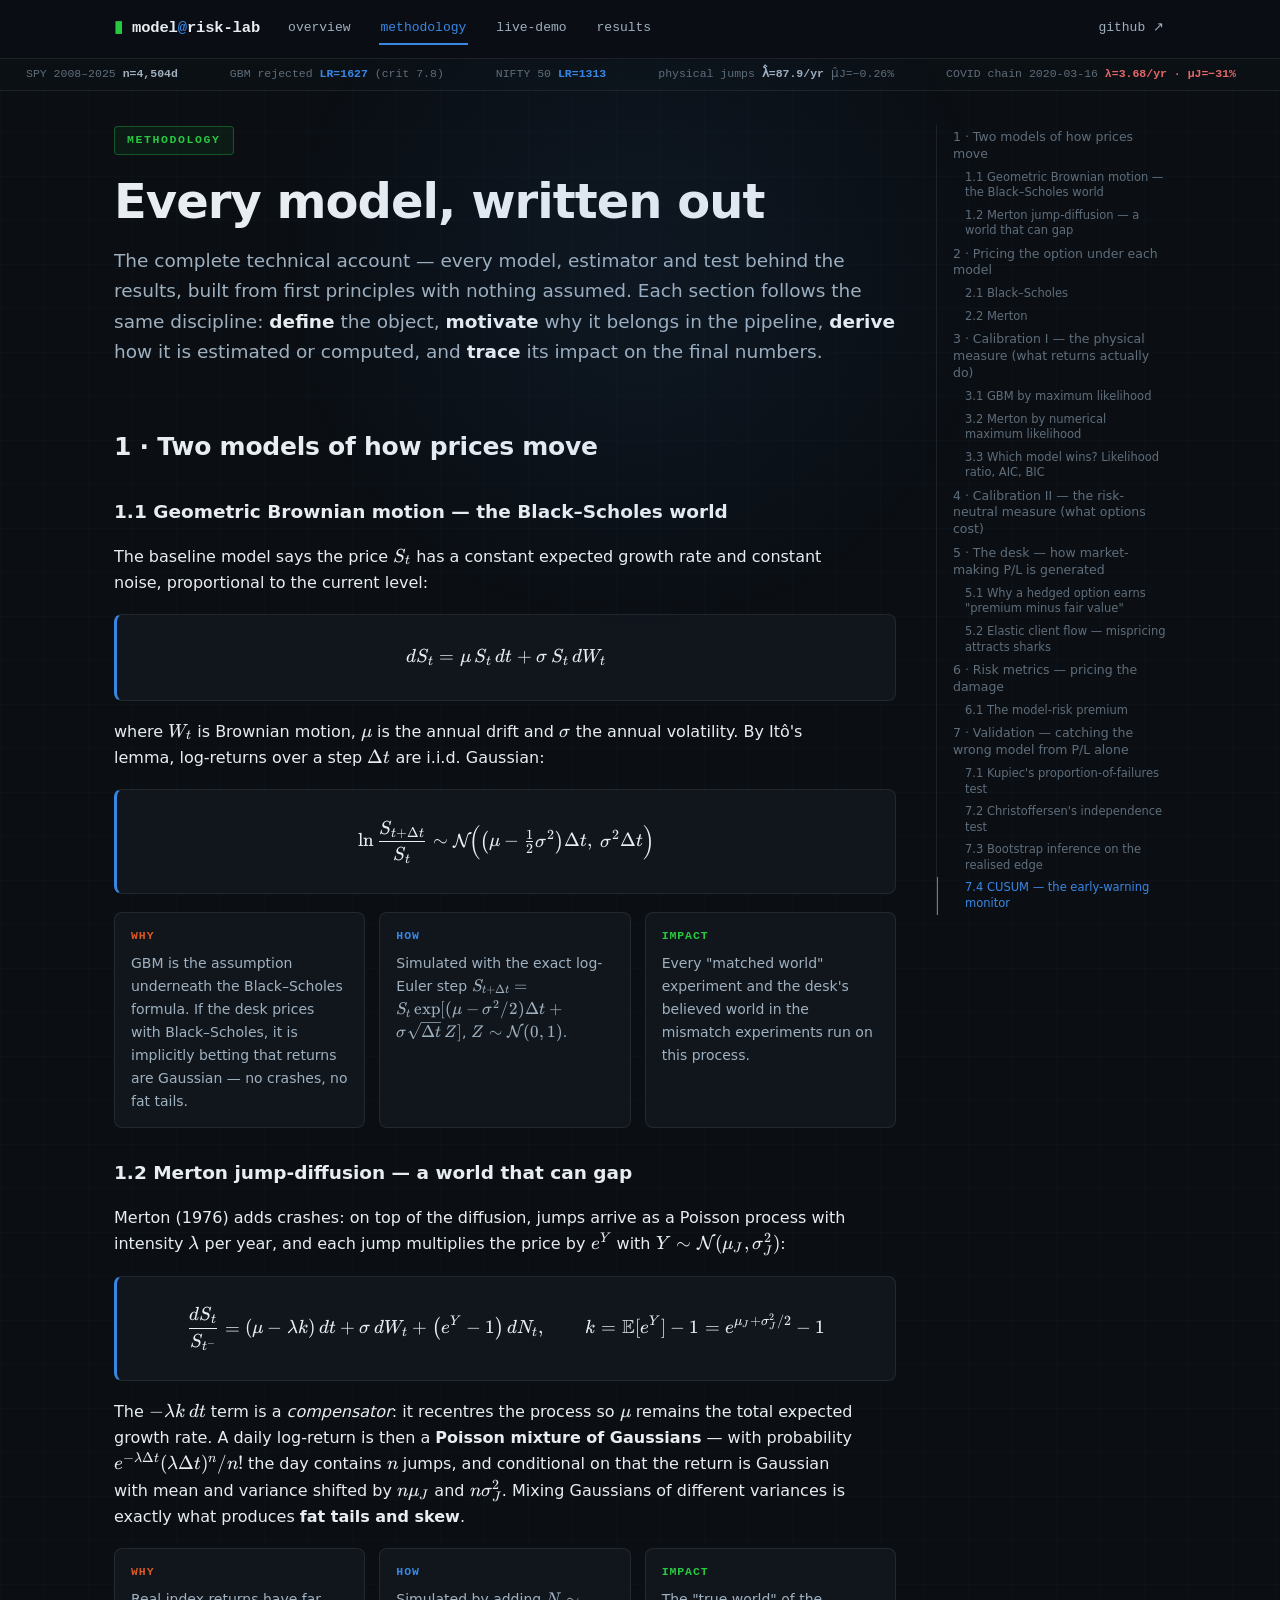
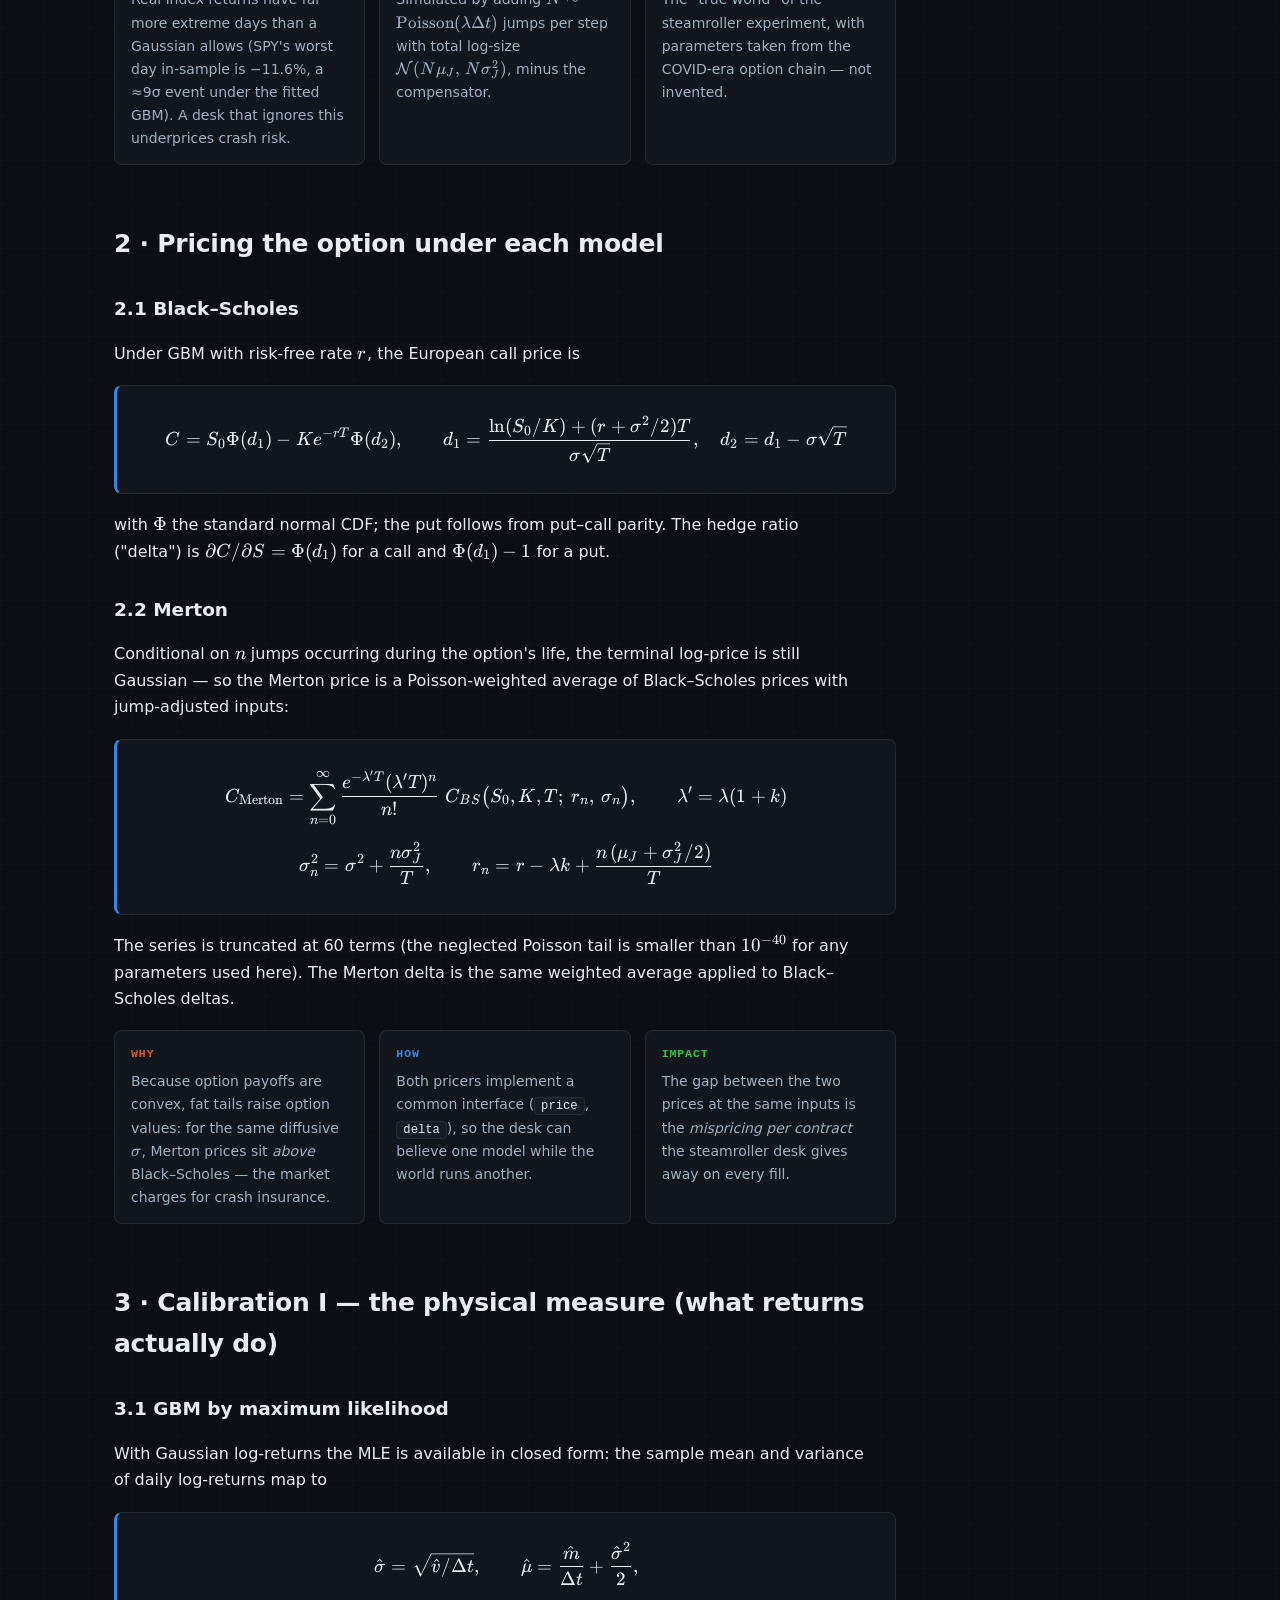
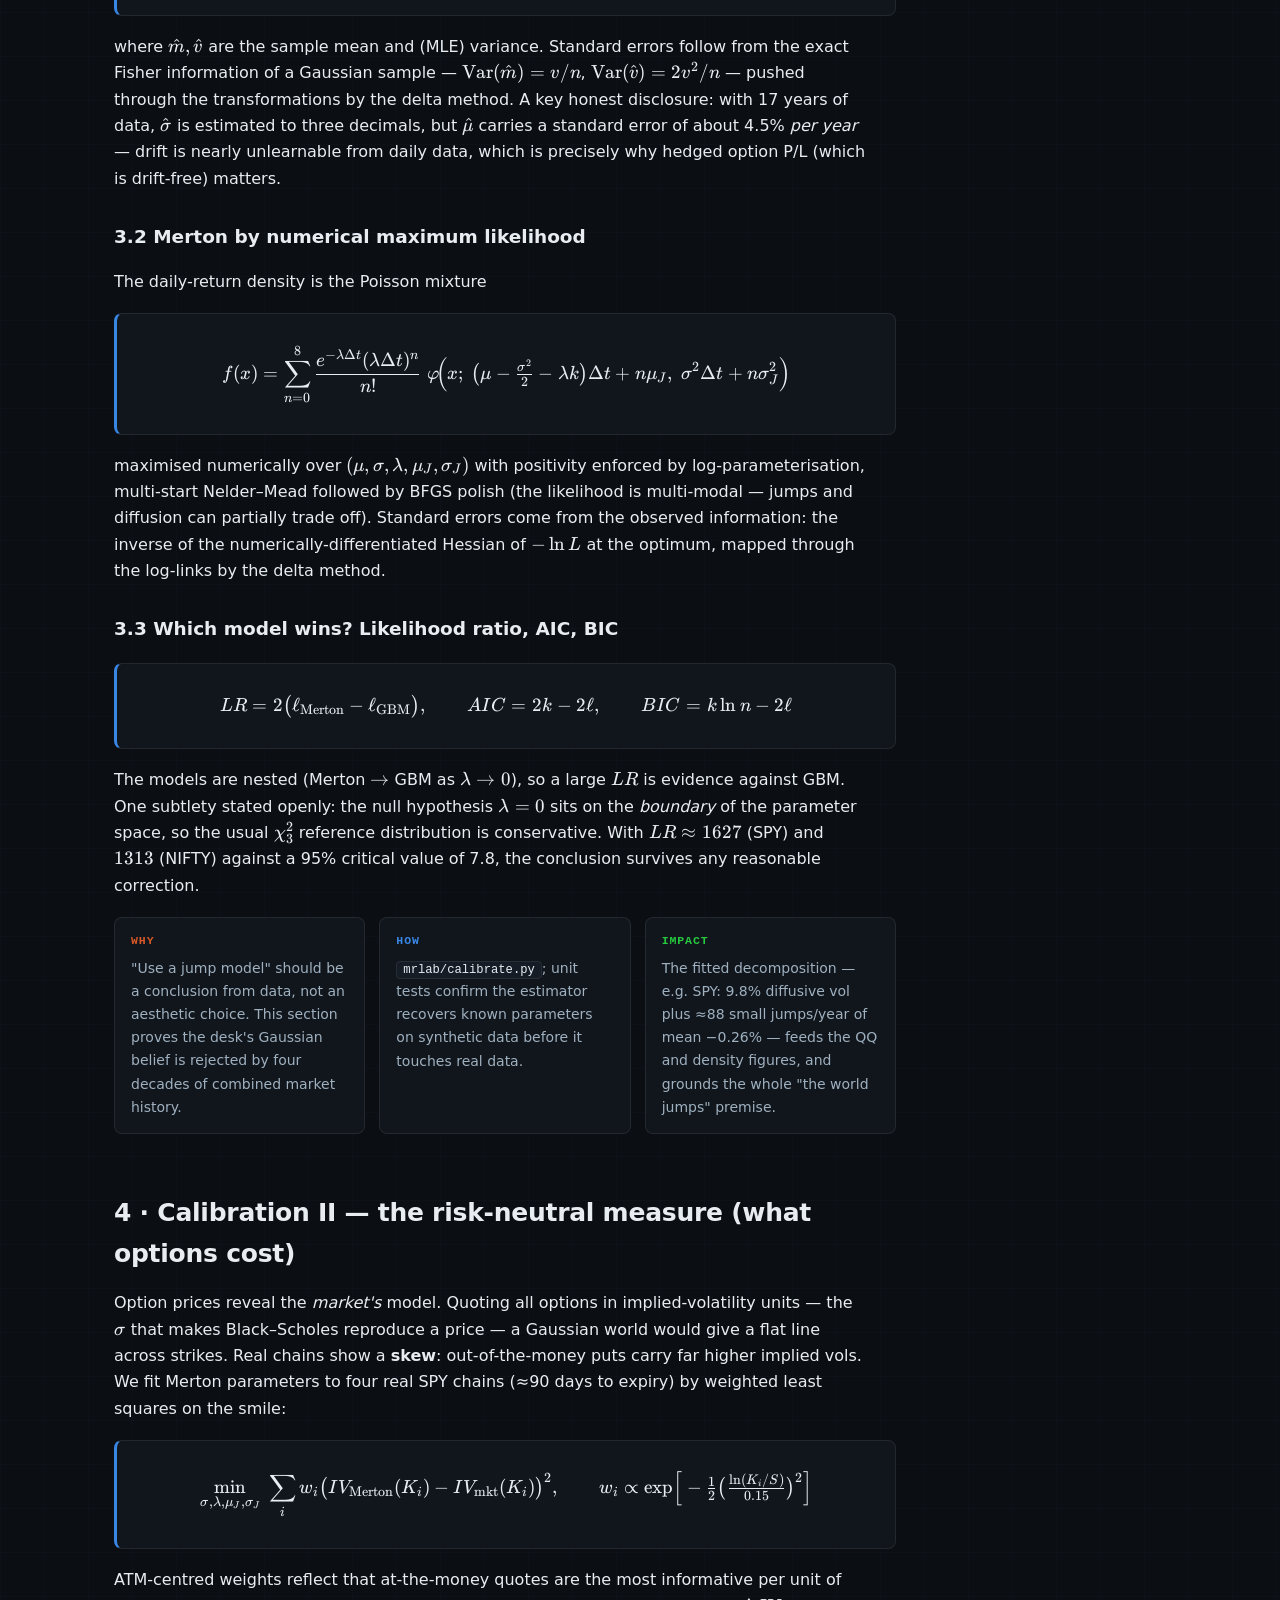
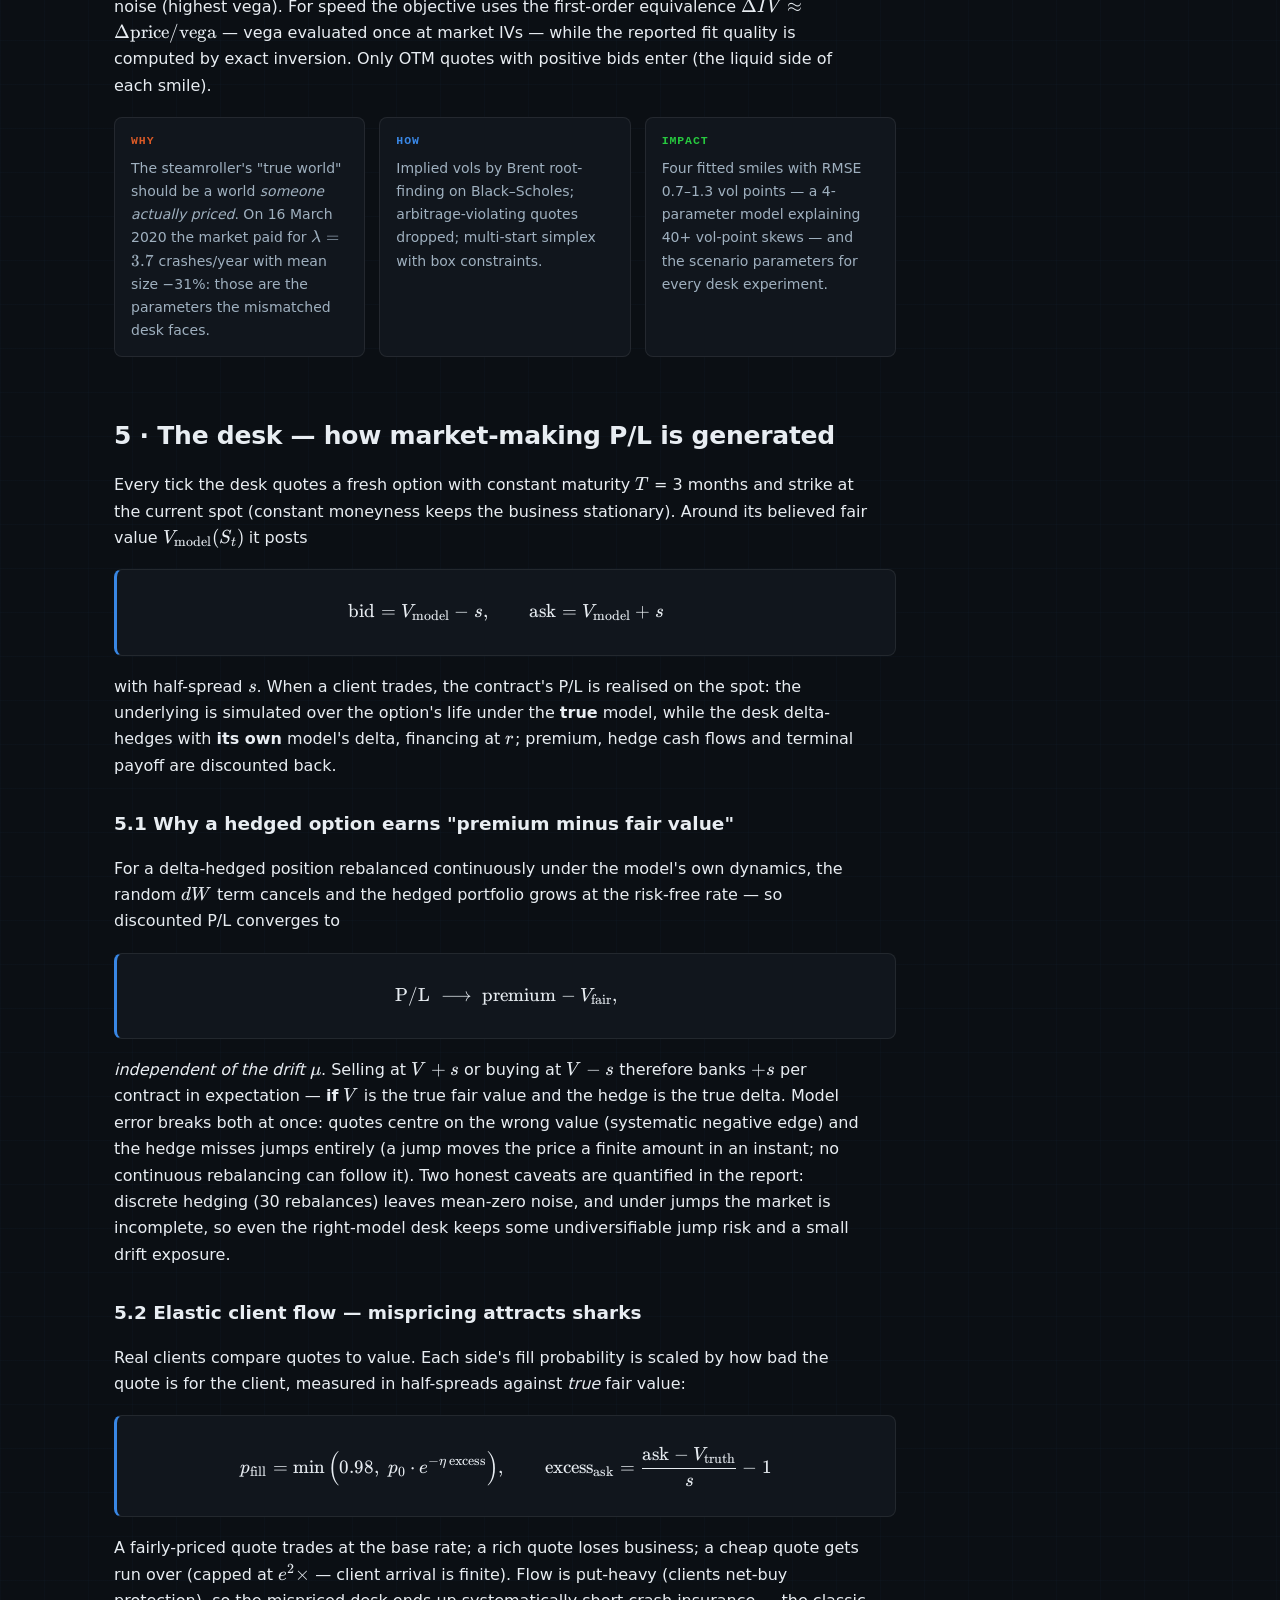
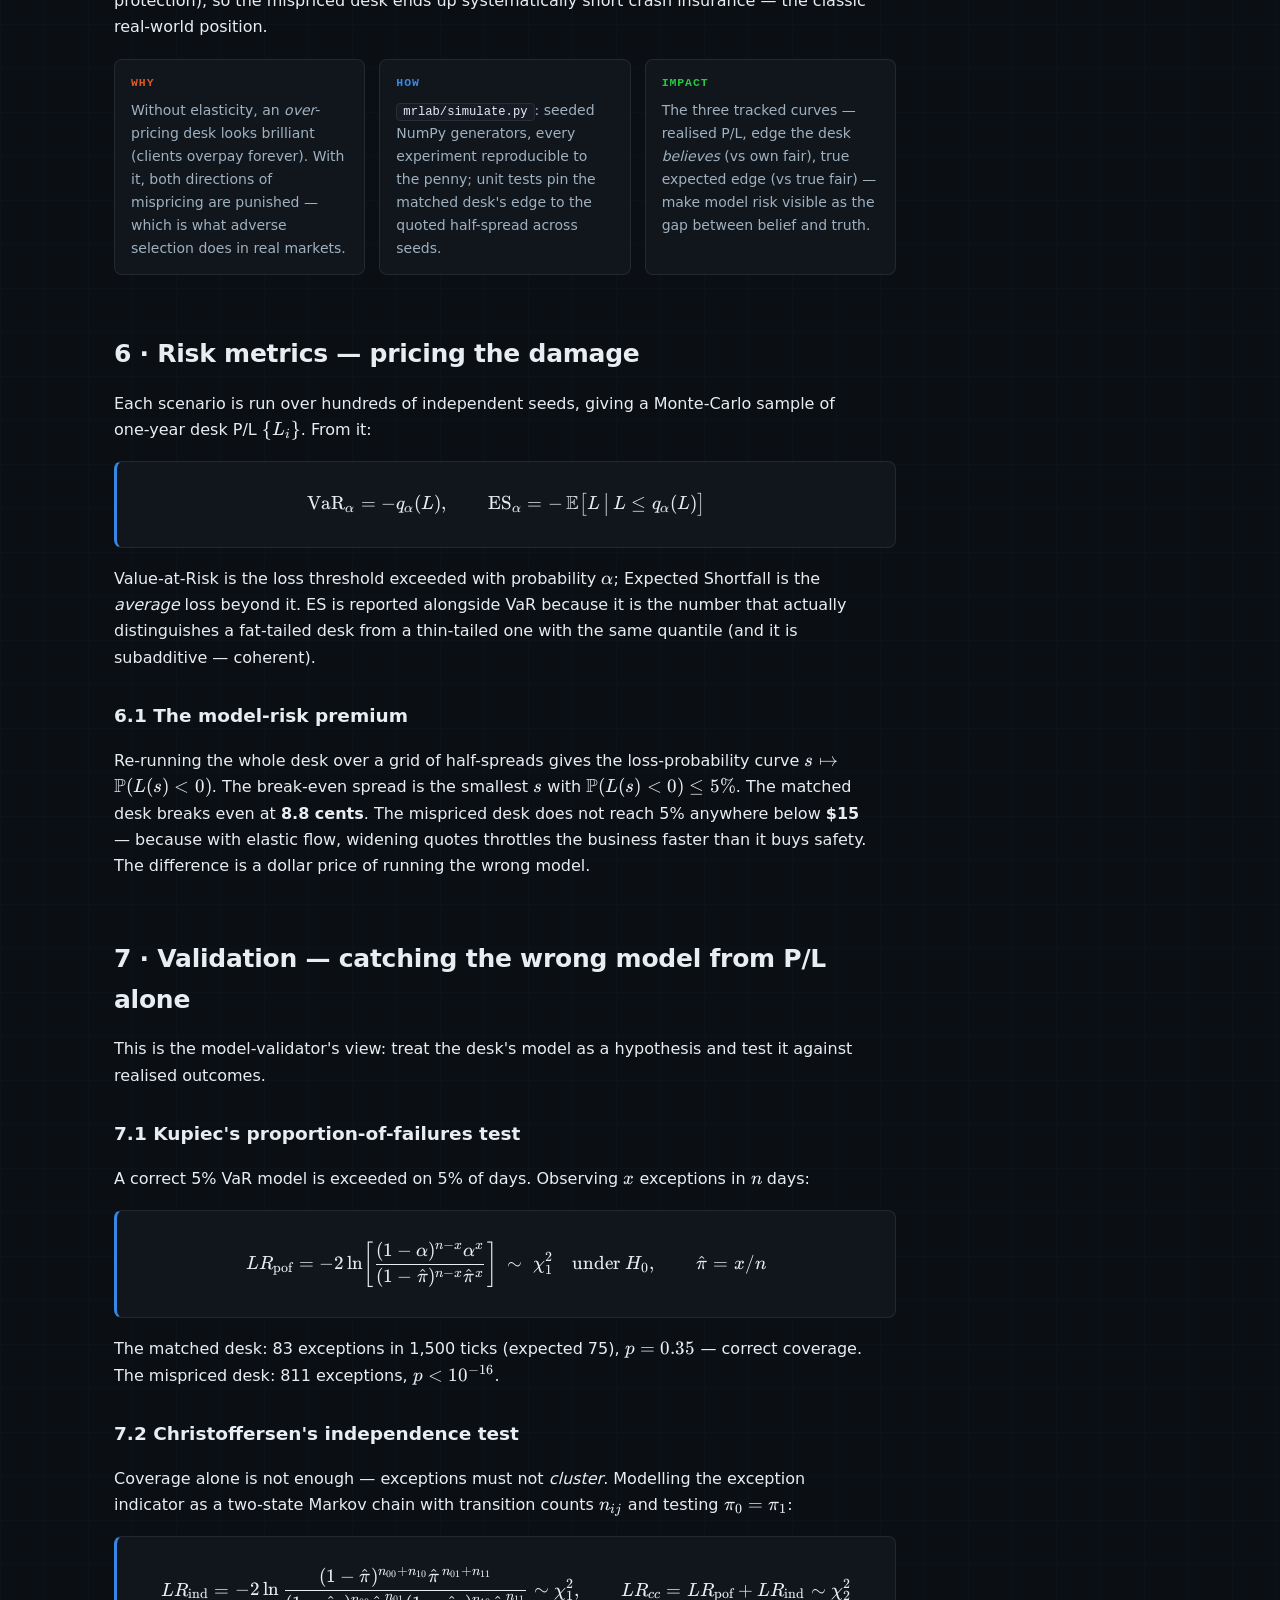
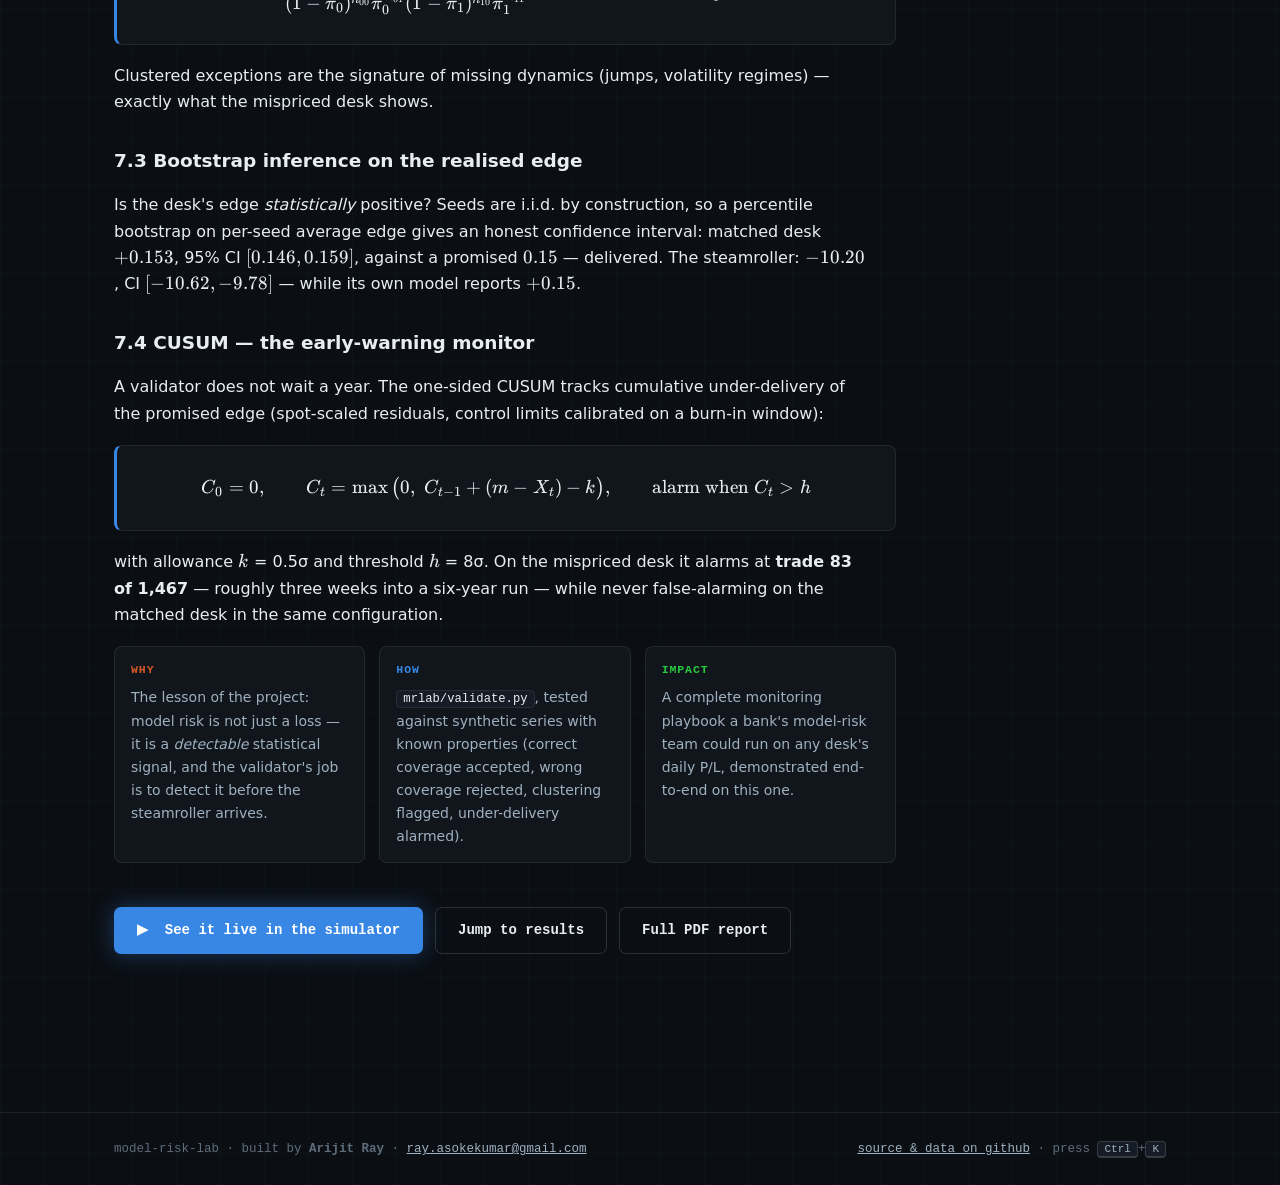
<file: docs/methodology.html>
<!DOCTYPE html>
<html lang="en">
<head>
<meta charset="utf-8">
<meta name="viewport" content="width=device-width, initial-scale=1">
<title>Methodology — Model Risk Lab</title>
<meta property="og:title" content="Model Risk Lab — the desk thinks it's printing money. The market knows better.">
<meta property="og:description" content="Options market-making under model risk, calibrated to real SPY &amp; NIFTY 50 data. Watch a mispriced desk get run over — live, in your browser.">
<meta property="og:image" content="https://arijitray2.github.io/model-risk-lab/assets/og.png">
<meta property="og:type" content="website">
<meta name="twitter:card" content="summary_large_image">
<meta name="twitter:image" content="https://arijitray2.github.io/model-risk-lab/assets/og.png">
<link rel="stylesheet" href="assets/style.css">
<link rel="stylesheet" href="assets/vendor/katex.min.css">
<script defer src="assets/vendor/katex.min.js"></script>
<script defer src="assets/vendor/auto-render.min.js"
  onload="renderMathInElement(document.body,{delimiters:[{left:'$$',right:'$$',display:true},{left:'\\(',right:'\\)',display:false}]});"></script>
</head>
<body>

<nav><div class="nav-inner">
  <a class="brand" href="index.html">model<span>@</span>risk-lab</a>
  <a class="link" href="index.html">overview</a>
  <a class="link active" href="methodology.html">methodology</a>
  <a class="link" href="demo.html">live-demo</a>
  <a class="link" href="results.html">results</a>
  <a class="link gh" href="https://github.com/Arijitray2/model-risk-lab">github ↗</a>
</div></nav>

<div class="wrap"><div class="mgrid"><div class="mcontent">

<span class="kicker">Methodology</span>
<h1>Every model, written out</h1>
<p class="lede">The complete technical account — every model, estimator and test
behind the results, built from first principles with nothing assumed. Each section
follows the same discipline: <b>define</b> the object, <b>motivate</b> why it belongs
in the pipeline, <b>derive</b> how it is estimated or computed, and <b>trace</b> its
impact on the final numbers.</p>

<!-- ================================================================ -->
<h2>1 · Two models of how prices move</h2>

<h3>1.1 Geometric Brownian motion — the Black&ndash;Scholes world</h3>
<p>The baseline model says the price \(S_t\) has a constant expected growth rate and
constant noise, proportional to the current level:</p>
<div class="eqbox">$$dS_t = \mu\, S_t\, dt + \sigma\, S_t\, dW_t$$</div>
<p>where \(W_t\) is Brownian motion, \(\mu\) is the annual drift and \(\sigma\) the
annual volatility. By Itô's lemma, log-returns over a step \(\Delta t\) are i.i.d.
Gaussian:</p>
<div class="eqbox">$$\ln\frac{S_{t+\Delta t}}{S_t} \sim \mathcal N\!\Big(\big(\mu - \tfrac{1}{2}\sigma^2\big)\Delta t,\; \sigma^2 \Delta t\Big)$$</div>
<div class="whywhat">
  <div class="cell why"><b>Why</b>GBM is the assumption underneath the Black&ndash;Scholes
  formula. If the desk prices with Black&ndash;Scholes, it is implicitly betting that
  returns are Gaussian — no crashes, no fat tails.</div>
  <div class="cell how"><b>How</b>Simulated with the exact log-Euler step
  \(S_{t+\Delta t}=S_t\exp[(\mu-\sigma^2/2)\Delta t+\sigma\sqrt{\Delta t}\,Z]\), \(Z\sim\mathcal N(0,1)\).</div>
  <div class="cell impact"><b>Impact</b>Every "matched world" experiment and the desk's
  believed world in the mismatch experiments run on this process.</div>
</div>

<h3>1.2 Merton jump-diffusion — a world that can gap</h3>
<p>Merton (1976) adds crashes: on top of the diffusion, jumps arrive as a Poisson
process with intensity \(\lambda\) per year, and each jump multiplies the price by
\(e^{Y}\) with \(Y \sim \mathcal N(\mu_J, \sigma_J^2)\):</p>
<div class="eqbox">$$\frac{dS_t}{S_{t^-}} = (\mu - \lambda k)\,dt + \sigma\, dW_t + \big(e^{Y}-1\big)\,dN_t,
\qquad k = \mathbb E[e^{Y}]-1 = e^{\mu_J + \sigma_J^2/2}-1$$</div>
<p>The \(-\lambda k\,dt\) term is a <i>compensator</i>: it recentres the process so
\(\mu\) remains the total expected growth rate. A daily log-return is then a
<b>Poisson mixture of Gaussians</b> — with probability \(e^{-\lambda \Delta t}(\lambda \Delta t)^n/n!\)
the day contains \(n\) jumps, and conditional on that the return is Gaussian with
mean and variance shifted by \(n\mu_J\) and \(n\sigma_J^2\). Mixing Gaussians of
different variances is exactly what produces <b>fat tails and skew</b>.</p>
<div class="whywhat">
  <div class="cell why"><b>Why</b>Real index returns have far more extreme days than a
  Gaussian allows (SPY's worst day in-sample is &minus;11.6%, a &asymp;9&sigma; event
  under the fitted GBM). A desk that ignores this underprices crash risk.</div>
  <div class="cell how"><b>How</b>Simulated by adding \(N\sim\text{Poisson}(\lambda\Delta t)\)
  jumps per step with total log-size \(\mathcal N(N\mu_J,\, N\sigma_J^2)\), minus the compensator.</div>
  <div class="cell impact"><b>Impact</b>The "true world" of the steamroller experiment, with
  parameters taken from the COVID-era option chain — not invented.</div>
</div>

<!-- ================================================================ -->
<h2>2 · Pricing the option under each model</h2>

<h3>2.1 Black&ndash;Scholes</h3>
<p>Under GBM with risk-free rate \(r\), the European call price is</p>
<div class="eqbox">$$C = S_0\Phi(d_1) - K e^{-rT}\Phi(d_2), \qquad
d_{1} = \frac{\ln(S_0/K) + (r + \sigma^2/2)T}{\sigma\sqrt{T}},\quad d_2 = d_1 - \sigma\sqrt T$$</div>
<p>with \(\Phi\) the standard normal CDF; the put follows from put&ndash;call parity.
The hedge ratio ("delta") is \(\partial C/\partial S = \Phi(d_1)\) for a call and
\(\Phi(d_1)-1\) for a put.</p>

<h3>2.2 Merton</h3>
<p>Conditional on \(n\) jumps occurring during the option's life, the terminal
log-price is still Gaussian — so the Merton price is a Poisson-weighted average of
Black&ndash;Scholes prices with jump-adjusted inputs:</p>
<div class="eqbox">$$C_{\text{Merton}} = \sum_{n=0}^{\infty} \frac{e^{-\lambda' T}(\lambda' T)^n}{n!}\;
C_{BS}\big(S_0, K, T;\; r_n,\, \sigma_n\big),\qquad \lambda' = \lambda(1+k)$$
$$\sigma_n^2 = \sigma^2 + \frac{n \sigma_J^2}{T}, \qquad
r_n = r - \lambda k + \frac{n\,(\mu_J + \sigma_J^2/2)}{T}$$</div>
<p>The series is truncated at 60 terms (the neglected Poisson tail is smaller than
\(10^{-40}\) for any parameters used here). The Merton delta is the same weighted
average applied to Black&ndash;Scholes deltas.</p>
<div class="whywhat">
  <div class="cell why"><b>Why</b>Because option payoffs are convex, fat tails raise
  option values: for the same diffusive \(\sigma\), Merton prices sit <i>above</i>
  Black&ndash;Scholes — the market charges for crash insurance.</div>
  <div class="cell how"><b>How</b>Both pricers implement a common interface
  (<code>price</code>, <code>delta</code>), so the desk can believe one model while the
  world runs another.</div>
  <div class="cell impact"><b>Impact</b>The gap between the two prices at the same inputs
  is the <i>mispricing per contract</i> the steamroller desk gives away on every fill.</div>
</div>

<!-- ================================================================ -->
<h2>3 · Calibration I — the physical measure (what returns actually do)</h2>

<h3>3.1 GBM by maximum likelihood</h3>
<p>With Gaussian log-returns the MLE is available in closed form: the sample mean
and variance of daily log-returns map to</p>
<div class="eqbox">$$\hat\sigma = \sqrt{\hat v / \Delta t}, \qquad
\hat\mu = \frac{\hat m}{\Delta t} + \frac{\hat\sigma^2}{2},$$</div>
<p>where \(\hat m, \hat v\) are the sample mean and (MLE) variance. Standard errors
follow from the exact Fisher information of a Gaussian sample —
\(\mathrm{Var}(\hat m)=v/n\), \(\mathrm{Var}(\hat v)=2v^2/n\) — pushed through the
transformations by the delta method. A key honest disclosure: with 17 years of data,
\(\hat\sigma\) is estimated to three decimals, but \(\hat\mu\) carries a standard
error of about 4.5% <i>per year</i> — drift is nearly unlearnable from daily data,
which is precisely why hedged option P/L (which is drift-free) matters.</p>

<h3>3.2 Merton by numerical maximum likelihood</h3>
<p>The daily-return density is the Poisson mixture</p>
<div class="eqbox">$$f(x) = \sum_{n=0}^{8} \frac{e^{-\lambda\Delta t}(\lambda\Delta t)^n}{n!}\;
\varphi\!\Big(x;\; \big(\mu - \tfrac{\sigma^2}{2} - \lambda k\big)\Delta t + n\mu_J,\;
\sigma^2\Delta t + n\sigma_J^2\Big)$$</div>
<p>maximised numerically over \((\mu,\sigma,\lambda,\mu_J,\sigma_J)\) with positivity
enforced by log-parameterisation, multi-start Nelder&ndash;Mead followed by BFGS
polish (the likelihood is multi-modal — jumps and diffusion can partially trade
off). Standard errors come from the observed information: the inverse of the
numerically-differentiated Hessian of \(-\ln L\) at the optimum, mapped through the
log-links by the delta method.</p>

<h3>3.3 Which model wins? Likelihood ratio, AIC, BIC</h3>
<div class="eqbox">$$LR = 2\big(\ell_{\text{Merton}} - \ell_{\text{GBM}}\big), \qquad
AIC = 2k - 2\ell, \qquad BIC = k\ln n - 2\ell$$</div>
<p>The models are nested (Merton \(\to\) GBM as \(\lambda \to 0\)), so a large
\(LR\) is evidence against GBM. One subtlety stated openly: the null hypothesis
\(\lambda = 0\) sits on the <i>boundary</i> of the parameter space, so the usual
\(\chi^2_3\) reference distribution is conservative. With \(LR \approx 1627\) (SPY)
and \(1313\) (NIFTY) against a 95% critical value of 7.8, the conclusion survives
any reasonable correction.</p>
<div class="whywhat">
  <div class="cell why"><b>Why</b>"Use a jump model" should be a conclusion from data,
  not an aesthetic choice. This section proves the desk's Gaussian belief is
  rejected by four decades of combined market history.</div>
  <div class="cell how"><b>How</b><code>mrlab/calibrate.py</code>; unit tests confirm the
  estimator recovers known parameters on synthetic data before it touches real data.</div>
  <div class="cell impact"><b>Impact</b>The fitted decomposition — e.g. SPY: 9.8%
  diffusive vol plus &asymp;88 small jumps/year of mean &minus;0.26% — feeds the QQ
  and density figures, and grounds the whole "the world jumps" premise.</div>
</div>

<!-- ================================================================ -->
<h2>4 · Calibration II — the risk-neutral measure (what options cost)</h2>
<p>Option prices reveal the <i>market's</i> model. Quoting all options in
implied-volatility units — the \(\sigma\) that makes Black&ndash;Scholes reproduce a
price — a Gaussian world would give a flat line across strikes. Real chains show a
<b>skew</b>: out-of-the-money puts carry far higher implied vols. We fit Merton
parameters to four real SPY chains (&asymp;90 days to expiry) by weighted least
squares on the smile:</p>
<div class="eqbox">$$\min_{\sigma,\lambda,\mu_J,\sigma_J}\; \sum_i w_i \big(IV_{\text{Merton}}(K_i) - IV_{\text{mkt}}(K_i)\big)^2,
\qquad w_i \propto \exp\!\Big[-\tfrac{1}{2}\big(\tfrac{\ln(K_i/S)}{0.15}\big)^2\Big]$$</div>
<p>ATM-centred weights reflect that at-the-money quotes are the most informative per
unit of noise (highest vega). For speed the objective uses the first-order
equivalence \(\Delta IV \approx \Delta \text{price}/\text{vega}\) — vega evaluated
once at market IVs — while the reported fit quality is computed by exact inversion.
Only OTM quotes with positive bids enter (the liquid side of each smile).</p>
<div class="whywhat">
  <div class="cell why"><b>Why</b>The steamroller's "true world" should be a world
  <i>someone actually priced</i>. On 16 March 2020 the market paid for
  \(\lambda = 3.7\) crashes/year with mean size &minus;31%: those are the parameters
  the mismatched desk faces.</div>
  <div class="cell how"><b>How</b>Implied vols by Brent root-finding on Black&ndash;Scholes;
  arbitrage-violating quotes dropped; multi-start simplex with box constraints.</div>
  <div class="cell impact"><b>Impact</b>Four fitted smiles with RMSE 0.7&ndash;1.3 vol
  points — a 4-parameter model explaining 40+ vol-point skews — and the scenario
  parameters for every desk experiment.</div>
</div>

<!-- ================================================================ -->
<h2>5 · The desk — how market-making P/L is generated</h2>
<p>Every tick the desk quotes a fresh option with constant maturity \(T\) = 3 months
and strike at the current spot (constant moneyness keeps the business stationary).
Around its believed fair value \(V_{\text{model}}(S_t)\) it posts</p>
<div class="eqbox">$$\text{bid} = V_{\text{model}} - s, \qquad \text{ask} = V_{\text{model}} + s$$</div>
<p>with half-spread \(s\). When a client trades, the contract's P/L is realised on
the spot: the underlying is simulated over the option's life under the <b>true</b>
model, while the desk delta-hedges with <b>its own</b> model's delta, financing at
\(r\); premium, hedge cash flows and terminal payoff are discounted back.</p>
<h3>5.1 Why a hedged option earns "premium minus fair value"</h3>
<p>For a delta-hedged position rebalanced continuously under the model's own
dynamics, the random \(dW\) term cancels and the hedged portfolio grows at the
risk-free rate — so discounted P/L converges to</p>
<div class="eqbox">$$\text{P/L} \;\longrightarrow\; \text{premium} - V_{\text{fair}},$$</div>
<p><i>independent of the drift</i> \(\mu\). Selling at \(V+s\) or buying at
\(V-s\) therefore banks \(+s\) per contract in expectation — <b>if</b> \(V\) is the
true fair value and the hedge is the true delta. Model error breaks both at once:
quotes centre on the wrong value (systematic negative edge) and the hedge misses
jumps entirely (a jump moves the price a finite amount in an instant; no
continuous rebalancing can follow it). Two honest caveats are quantified in the
report: discrete hedging (30 rebalances) leaves mean-zero noise, and under jumps
the market is incomplete, so even the right-model desk keeps some undiversifiable
jump risk and a small drift exposure.</p>
<h3>5.2 Elastic client flow — mispricing attracts sharks</h3>
<p>Real clients compare quotes to value. Each side's fill probability is scaled by
how bad the quote is for the client, measured in half-spreads against <i>true</i>
fair value:</p>
<div class="eqbox">$$p_{\text{fill}} = \min\Big(0.98,\; p_0 \cdot e^{-\eta\,\text{excess}}\Big),
\qquad \text{excess}_{\text{ask}} = \frac{\text{ask} - V_{\text{truth}}}{s} - 1$$</div>
<p>A fairly-priced quote trades at the base rate; a rich quote loses business; a
cheap quote gets run over (capped at \(e^{2}\times\) — client arrival is finite).
Flow is put-heavy (clients net-buy protection), so the mispriced desk ends up
systematically short crash insurance — the classic real-world position.</p>
<div class="whywhat">
  <div class="cell why"><b>Why</b>Without elasticity, an <i>over</i>-pricing desk
  looks brilliant (clients overpay forever). With it, both directions of mispricing
  are punished — which is what adverse selection does in real markets.</div>
  <div class="cell how"><b>How</b><code>mrlab/simulate.py</code>: seeded NumPy generators,
  every experiment reproducible to the penny; unit tests pin the matched desk's
  edge to the quoted half-spread across seeds.</div>
  <div class="cell impact"><b>Impact</b>The three tracked curves — realised P/L, edge the
  desk <i>believes</i> (vs own fair), true expected edge (vs true fair) — make model
  risk visible as the gap between belief and truth.</div>
</div>

<!-- ================================================================ -->
<h2>6 · Risk metrics — pricing the damage</h2>
<p>Each scenario is run over hundreds of independent seeds, giving a Monte-Carlo
sample of one-year desk P/L \(\{L_i\}\). From it:</p>
<div class="eqbox">$$\text{VaR}_\alpha = -q_\alpha(L), \qquad
\text{ES}_\alpha = -\,\mathbb E\big[L \,\big|\, L \le q_\alpha(L)\big]$$</div>
<p>Value-at-Risk is the loss threshold exceeded with probability \(\alpha\);
Expected Shortfall is the <i>average</i> loss beyond it. ES is reported alongside
VaR because it is the number that actually distinguishes a fat-tailed desk from a
thin-tailed one with the same quantile (and it is subadditive — coherent).</p>
<h3>6.1 The model-risk premium</h3>
<p>Re-running the whole desk over a grid of half-spreads gives the loss-probability
curve \(s \mapsto \mathbb P(L(s) < 0)\). The break-even spread is the smallest
\(s\) with \(\mathbb P(L(s)<0) \le 5\%\). The matched desk breaks even at
<b>8.8 cents</b>. The mispriced desk does not reach 5% anywhere below <b>$15</b> —
because with elastic flow, widening quotes throttles the business faster than it
buys safety. The difference is a dollar price of running the wrong model.</p>

<!-- ================================================================ -->
<h2>7 · Validation — catching the wrong model from P/L alone</h2>
<p>This is the model-validator's view: treat the desk's model as a hypothesis and
test it against realised outcomes.</p>

<h3>7.1 Kupiec's proportion-of-failures test</h3>
<p>A correct 5% VaR model is exceeded on 5% of days. Observing \(x\) exceptions in
\(n\) days:</p>
<div class="eqbox">$$LR_{\text{pof}} = -2\ln\!\left[\frac{(1-\alpha)^{n-x}\alpha^{x}}
{(1-\hat\pi)^{n-x}\hat\pi^{x}}\right] \;\sim\; \chi^2_1
\quad\text{under } H_0,\qquad \hat\pi = x/n$$</div>
<p>The matched desk: 83 exceptions in 1,500 ticks (expected 75), \(p = 0.35\) —
correct coverage. The mispriced desk: 811 exceptions, \(p < 10^{-16}\).</p>

<h3>7.2 Christoffersen's independence test</h3>
<p>Coverage alone is not enough — exceptions must not <i>cluster</i>. Modelling the
exception indicator as a two-state Markov chain with transition counts
\(n_{ij}\) and testing \(\pi_{0} = \pi_{1}\):</p>
<div class="eqbox">$$LR_{\text{ind}} = -2\ln\frac{(1-\hat\pi)^{n_{00}+n_{10}}\hat\pi^{\,n_{01}+n_{11}}}
{(1-\hat\pi_0)^{n_{00}}\hat\pi_0^{\,n_{01}}(1-\hat\pi_1)^{n_{10}}\hat\pi_1^{\,n_{11}}} \sim \chi^2_1,
\qquad LR_{cc} = LR_{\text{pof}} + LR_{\text{ind}} \sim \chi^2_2$$</div>
<p>Clustered exceptions are the signature of missing dynamics (jumps, volatility
regimes) — exactly what the mispriced desk shows.</p>

<h3>7.3 Bootstrap inference on the realised edge</h3>
<p>Is the desk's edge <i>statistically</i> positive? Seeds are i.i.d. by
construction, so a percentile bootstrap on per-seed average edge gives an honest
confidence interval: matched desk \(+0.153\), 95% CI \([0.146, 0.159]\), against a
promised \(0.15\) — delivered. The steamroller: \(-10.20\), CI
\([-10.62, -9.78]\) — while its own model reports \(+0.15\).</p>

<h3>7.4 CUSUM — the early-warning monitor</h3>
<p>A validator does not wait a year. The one-sided CUSUM tracks cumulative
under-delivery of the promised edge (spot-scaled residuals, control limits
calibrated on a burn-in window):</p>
<div class="eqbox">$$C_0 = 0,\qquad C_t = \max\big(0,\; C_{t-1} + (m - X_t) - k\big),
\qquad \text{alarm when } C_t > h$$</div>
<p>with allowance \(k\) = 0.5&sigma; and threshold \(h\) = 8&sigma;. On the
mispriced desk it alarms at <b>trade 83 of 1,467</b> — roughly three weeks into a
six-year run — while never false-alarming on the matched desk in the same
configuration.</p>
<div class="whywhat">
  <div class="cell why"><b>Why</b>The lesson of the project: model risk is not just
  a loss — it is a <i>detectable</i> statistical signal, and the validator's job is
  to detect it before the steamroller arrives.</div>
  <div class="cell how"><b>How</b><code>mrlab/validate.py</code>, tested against synthetic
  series with known properties (correct coverage accepted, wrong coverage rejected,
  clustering flagged, under-delivery alarmed).</div>
  <div class="cell impact"><b>Impact</b>A complete monitoring playbook a bank's model-risk
  team could run on any desk's daily P/L, demonstrated end-to-end on this one.</div>
</div>

<div class="btn-row" style="margin-top:44px">
  <a class="btn primary" href="demo.html">&#9654;&nbsp; See it live in the simulator</a>
  <a class="btn ghost" href="results.html">Jump to results</a>
  <a class="btn ghost" href="report/model_risk_lab_report.pdf">Full PDF report</a>
</div>

</div><aside class="toc" id="toc"></aside></div></div>

<footer><div class="foot-inner">
  <div>model-risk-lab · built by <b>Arijit Ray</b> · <a href="mailto:ray.asokekumar@gmail.com">ray.asokekumar@gmail.com</a></div>
  <div><a href="https://github.com/Arijitray2/model-risk-lab">source &amp; data on github</a> · press <kbd class="kbd">Ctrl</kbd>+<kbd class="kbd">K</kbd></div>
</div></footer>

<script src="assets/ui.js"></script>
</body>
</html>
</file>
<file: docs/assets/style.css>
/* Model Risk Lab — "The Terminal" dark trading-desk theme.
   Chart palette = validated dark-mode slots (blue/orange/aqua/red). */
:root {
  --bg: #0b0f14;
  --bg2: #0e131a;
  --surface: #11161d;
  --surface2: #151c25;
  --border: rgba(255, 255, 255, 0.08);
  --border2: rgba(255, 255, 255, 0.14);
  --ink: #e8edf2;
  --ink2: #9fb0bf;
  --muted: #5f6d7a;
  --grid: #1c232c;
  --blue: #3987e5;
  --blue-glow: rgba(57, 135, 229, 0.35);
  --green: #27c93f;
  --pos: #0ca30c;
  --red: #e66767;
  --orange: #d95926;
  --aqua: #199e70;
  --amber: #ffbd2e;
  --radius: 10px;
  --mono: ui-monospace, "SFMono-Regular", "Cascadia Mono", Menlo, Consolas, monospace;
  --sans: system-ui, -apple-system, "Segoe UI", sans-serif;
}

* { box-sizing: border-box; }
html { scroll-behavior: smooth; }
body {
  margin: 0;
  background:
    linear-gradient(rgba(57,135,229,0.025) 1px, transparent 1px),
    linear-gradient(90deg, rgba(57,135,229,0.025) 1px, transparent 1px),
    var(--bg);
  background-size: 44px 44px, 44px 44px, auto;
  color: var(--ink);
  font-family: var(--sans);
  font-size: 16px;
  line-height: 1.65;
}
::selection { background: rgba(57,135,229,.35); }

/* ---- nav ---- */
nav {
  position: sticky; top: 0; z-index: 50;
  background: rgba(11, 15, 20, 0.85);
  backdrop-filter: blur(10px);
  border-bottom: 1px solid var(--border);
}
.nav-inner {
  max-width: 1100px; margin: 0 auto; padding: 0 24px;
  display: flex; align-items: center; gap: 26px; height: 58px;
}
.brand {
  font-family: var(--mono); font-weight: 700; font-size: 15.5px;
  color: var(--ink); text-decoration: none; letter-spacing: -0.01em;
}
.brand::before { content: "▮ "; color: var(--green); animation: blink 1.4s steps(1) infinite; }
@keyframes blink { 50% { opacity: 0; } }
.brand span { color: var(--blue); }
nav a.link {
  font-family: var(--mono); color: var(--ink2); text-decoration: none;
  font-size: 13px; padding: 4px 2px; border-bottom: 2px solid transparent;
}
nav a.link:hover { color: var(--ink); }
nav a.link.active { color: var(--blue); border-bottom-color: var(--blue); }
nav .gh { margin-left: auto; }

/* ---- layout ---- */
.wrap { max-width: 1100px; margin: 0 auto; padding: 34px 24px 80px; }
.hero { padding: 56px 0 26px; }
.kicker {
  display: inline-block; font-family: var(--mono); font-size: 11.5px;
  font-weight: 600; letter-spacing: 0.14em; text-transform: uppercase;
  color: var(--green);
  border: 1px solid rgba(39, 201, 63, 0.35); background: rgba(39, 201, 63, 0.07);
  padding: 4px 12px; border-radius: 4px; margin-bottom: 20px;
}
h1 {
  font-size: clamp(30px, 5vw, 48px); line-height: 1.10;
  letter-spacing: -0.02em; margin: 0 0 18px; font-weight: 750;
}
h1 .accent { color: var(--blue); text-shadow: 0 0 24px var(--blue-glow); }
.lede { font-size: 18.5px; color: var(--ink2); max-width: 46em; margin: 0 0 8px; }
.lede b { color: var(--ink); }

/* terminal-style section headers */
h2 { font-size: 25px; letter-spacing: -0.01em; margin: 58px 0 6px; }
h2.term {
  font-family: var(--mono); font-size: 19px; font-weight: 600;
  color: var(--ink);
  border-top: 1px solid var(--border); padding-top: 26px;
}
h2.term .prompt { color: var(--green); margin-right: 10px; }
h2.term .flag { color: var(--blue); }
h3 { font-size: 18.5px; margin: 30px 0 6px; }
.sub { color: var(--muted); font-size: 14.5px; margin: 2px 0 22px; }
p { max-width: 74ch; }
a { color: var(--blue); }
code {
  font-family: var(--mono); font-size: 0.87em;
  background: var(--surface2); border: 1px solid var(--border);
  padding: 1px 6px; border-radius: 4px; color: var(--ink);
}
pre {
  background: #0a0d11; border: 1px solid var(--border);
  border-radius: var(--radius); padding: 18px 20px; overflow-x: auto;
  font-size: 13.5px; line-height: 1.55; color: #dfe7ee;
}
pre code { background: none; border: none; padding: 0; }

/* ---- cards & grids ---- */
.grid { display: grid; gap: 16px; }
.grid.c2 { grid-template-columns: repeat(auto-fit, minmax(300px, 1fr)); }
.grid.c3 { grid-template-columns: repeat(auto-fit, minmax(230px, 1fr)); }
.grid.c4 { grid-template-columns: repeat(auto-fit, minmax(190px, 1fr)); }
.card {
  background: linear-gradient(180deg, var(--surface2), var(--surface));
  border: 1px solid var(--border);
  border-radius: var(--radius); padding: 20px 22px;
  transition: transform .18s ease, border-color .18s ease, box-shadow .18s ease;
}
.card:hover {
  transform: translateY(-2px); border-color: var(--border2);
  box-shadow: 0 8px 30px rgba(0,0,0,.35);
}
.card h3 { margin: 4px 0 8px; font-size: 16.5px; }
.card p { font-size: 14.2px; color: var(--ink2); margin: 0; }
.card .num {
  font-family: var(--mono); font-size: 11.5px; font-weight: 700;
  color: var(--green); letter-spacing: .08em;
}

/* stat tiles */
.stat .v {
  font-family: var(--mono); font-size: 30px; font-weight: 700;
  letter-spacing: -0.02em; line-height: 1.1; font-variant-numeric: tabular-nums;
}
.stat .v.pos { color: var(--green); text-shadow: 0 0 18px rgba(39,201,63,.25); }
.stat .v.neg { color: var(--red); text-shadow: 0 0 18px rgba(230,103,103,.25); }
.stat .v.blue { color: var(--blue); text-shadow: 0 0 18px var(--blue-glow); }
.stat .l { font-size: 12.8px; color: var(--ink2); margin-top: 7px; }

/* buttons */
.btn {
  display: inline-block; padding: 11px 22px; border-radius: 7px;
  font-family: var(--mono); font-weight: 600; font-size: 14px;
  text-decoration: none; border: 1px solid transparent; cursor: pointer;
  transition: all .15s ease;
}
.btn.primary { background: var(--blue); color: #fff; box-shadow: 0 0 22px var(--blue-glow); }
.btn.primary:hover { background: #4d95ec; box-shadow: 0 0 34px var(--blue-glow); }
.btn.ghost { border-color: var(--border2); color: var(--ink); background: transparent; }
.btn.ghost:hover { border-color: var(--blue); color: var(--blue); }
.btn-row { display: flex; gap: 12px; flex-wrap: wrap; margin: 26px 0 8px; }

/* ---- terminal window (hero) ---- */
.termwin {
  background: #0d1117; border: 1px solid var(--border2);
  border-radius: 12px; overflow: hidden;
  box-shadow: 0 20px 60px rgba(0,0,0,.5), 0 0 40px rgba(57,135,229,.06);
  margin: 34px 0 10px;
}
.termbar {
  display: flex; align-items: center; gap: 8px;
  padding: 10px 14px; background: #161b22; border-bottom: 1px solid var(--border);
}
.dot { width: 12px; height: 12px; border-radius: 50%; }
.dot.r { background: #ff5f57; } .dot.y { background: var(--amber); } .dot.g { background: #28c840; }
.termtitle {
  font-family: var(--mono); font-size: 12px; color: var(--muted); margin-left: 10px;
}
.termbody { padding: 6px 10px 10px; }
.tickrow {
  display: flex; flex-wrap: wrap; gap: 6px 26px;
  font-family: var(--mono); font-size: 13px; padding: 8px 10px 4px;
  color: var(--ink2);
}
.tickrow b { color: var(--ink); font-weight: 600; font-variant-numeric: tabular-nums; }
.tickrow .up { color: var(--green); }
.tickrow .dn { color: var(--red); }
#heroCanvas { width: 100%; height: 300px; display: block; }

/* figure blocks */
figure.fig {
  margin: 26px 0; background: var(--surface);
  border: 1px solid var(--border); border-radius: var(--radius); padding: 16px;
}
figure.fig img { width: 100%; height: auto; display: block; border-radius: 4px; }
figure.fig figcaption { font-size: 13.5px; color: var(--ink2); padding: 12px 6px 2px; line-height: 1.5; }
figure.fig figcaption b { color: var(--ink); }

/* tables */
table.data {
  width: 100%; border-collapse: collapse; font-size: 14px;
  background: var(--surface); border: 1px solid var(--border);
  border-radius: var(--radius); overflow: hidden;
}
table.data th {
  text-align: left; font-family: var(--mono); font-size: 11.5px;
  text-transform: uppercase; letter-spacing: .06em; color: var(--muted);
  font-weight: 600; padding: 10px 14px; border-bottom: 1px solid var(--grid);
  background: var(--surface2);
}
table.data td {
  padding: 9px 14px; border-bottom: 1px solid var(--grid);
  font-variant-numeric: tabular-nums;
}
table.data tr:last-child td { border-bottom: none; }
table.data tr:hover td { background: rgba(57,135,229,.05); }
table.data td.good { color: var(--green); font-weight: 600; }
table.data td.bad { color: var(--red); font-weight: 600; }

/* equation blocks (methodology) */
.eqbox {
  background: var(--surface); border: 1px solid var(--border);
  border-left: 3px solid var(--blue); border-radius: 8px;
  padding: 14px 20px; margin: 18px 0; overflow-x: auto;
}
.whywhat { display: grid; grid-template-columns: repeat(auto-fit, minmax(240px, 1fr)); gap: 14px; margin: 18px 0 8px; }
.whywhat .cell {
  background: var(--surface); border: 1px solid var(--border);
  border-radius: 8px; padding: 14px 16px; font-size: 14px; color: var(--ink2);
}
.whywhat .cell b {
  display: block; font-family: var(--mono); color: var(--ink);
  font-size: 11.5px; text-transform: uppercase; letter-spacing: .08em; margin-bottom: 6px;
}
.whywhat .cell.why b { color: var(--orange); }
.whywhat .cell.how b { color: var(--blue); }
.whywhat .cell.impact b { color: var(--green); }

/* demo controls */
.controls {
  display: grid; grid-template-columns: repeat(auto-fill, minmax(150px, 1fr));
  gap: 12px; background: var(--surface);
  border: 1px solid var(--border); border-radius: var(--radius); padding: 18px;
}
.controls label { font-family: var(--mono); font-size: 11px; color: var(--ink2); display: block; font-weight: 600; letter-spacing: .02em; }
.controls select, .controls input {
  width: 100%; margin-top: 5px; padding: 8px 9px;
  border: 1px solid var(--border2); border-radius: 6px; font-size: 13.5px;
  background: var(--bg2); color: var(--ink); font-family: var(--mono);
}
.controls select:focus, .controls input:focus { outline: none; border-color: var(--blue); box-shadow: 0 0 0 3px rgba(57,135,229,.18); }
.preset-row { display: flex; gap: 10px; flex-wrap: wrap; margin: 16px 0; }
.chip {
  font-family: var(--mono); border: 1px solid var(--border2);
  background: var(--surface); color: var(--ink2); border-radius: 999px;
  padding: 8px 16px; font-size: 12.5px; font-weight: 600; cursor: pointer;
  transition: all .15s ease;
}
.chip:hover { border-color: var(--blue); color: var(--blue); }
.chip.active {
  background: rgba(57,135,229,.12); border-color: var(--blue);
  color: var(--blue); box-shadow: 0 0 16px rgba(57,135,229,.15);
}
.chart-box {
  background: var(--surface); border: 1px solid var(--border);
  border-radius: var(--radius); padding: 8px; margin-top: 14px;
}
.demo-stats { display: grid; grid-template-columns: repeat(auto-fit, minmax(150px, 1fr)); gap: 12px; margin-top: 14px; }

/* footer */
footer { border-top: 1px solid var(--border); margin-top: 70px; }
.foot-inner {
  max-width: 1100px; margin: 0 auto; padding: 26px 24px;
  font-family: var(--mono); font-size: 12.5px; color: var(--muted);
  display: flex; justify-content: space-between; flex-wrap: wrap; gap: 10px;
}
footer a { color: var(--ink2); }

.note {
  font-size: 13.5px; color: var(--ink2);
  background: rgba(255, 189, 46, 0.05); border: 1px solid rgba(255, 189, 46, 0.22);
  border-radius: 8px; padding: 13px 16px;
}
.note b { color: var(--ink); }
.pill-steps { counter-reset: step; padding-left: 0; list-style: none; max-width: 74ch; }
.pill-steps li { counter-increment: step; position: relative; padding: 4px 0 14px 46px; }
.pill-steps li::before {
  content: "0" counter(step); position: absolute; left: 0; top: 5px;
  font-family: var(--mono); font-size: 12px; font-weight: 700;
  width: 30px; height: 24px; display: flex; align-items: center; justify-content: center;
  color: var(--green); border: 1px solid rgba(39,201,63,.35);
  background: rgba(39,201,63,.06); border-radius: 5px;
}

/* reveal-on-scroll */
.reveal { opacity: 0; transform: translateY(18px); transition: opacity .6s ease, transform .6s ease; }
.reveal.in { opacity: 1; transform: none; }
@media (prefers-reduced-motion: reduce) {
  .reveal { opacity: 1; transform: none; transition: none; }
  .brand::before { animation: none; }
}

/* ===== v2 upgrades: palette, spotlight, story, boot ===== */
#spotlite {
  position: fixed; inset: 0; pointer-events: none; z-index: 1;
  background: radial-gradient(560px circle at var(--mx, 50%) var(--my, 30%),
    rgba(57,135,229,0.07), transparent 65%);
}
@media (pointer: coarse) { #spotlite { display: none; } }

.bootline { font-family: var(--mono); font-size: 13px; color: var(--ink2);
  padding: 10px 12px 0; min-height: 22px; white-space: nowrap; overflow: hidden; }
.bootline .ok { color: var(--green); }
.caret { display: inline-block; width: 8px; height: 14px; background: var(--green);
  vertical-align: -2px; animation: blink 1s steps(1) infinite; }

.race-legend { display: flex; gap: 22px; font-family: var(--mono); font-size: 12px;
  color: var(--muted); padding: 2px 12px 8px; }
.race-legend .sw { display: inline-block; width: 14px; height: 3px; border-radius: 2px;
  vertical-align: middle; margin-right: 6px; }

/* command palette */
#palette { position: fixed; inset: 0; z-index: 200; display: none;
  background: rgba(5,8,12,0.6); backdrop-filter: blur(3px); }
#palette.open { display: block; }
.pal-box { max-width: 560px; margin: 14vh auto 0; background: #0d1117;
  border: 1px solid var(--border2); border-radius: 12px; overflow: hidden;
  box-shadow: 0 30px 80px rgba(0,0,0,.6), 0 0 40px rgba(57,135,229,.08); }
.pal-box input { width: 100%; border: none; outline: none; background: transparent;
  color: var(--ink); font-family: var(--mono); font-size: 16px; padding: 16px 18px;
  border-bottom: 1px solid var(--border); box-sizing: border-box; }
.pal-list { max-height: 320px; overflow-y: auto; padding: 6px; }
.pal-item { display: flex; justify-content: space-between; align-items: center;
  padding: 10px 12px; border-radius: 7px; font-family: var(--mono); font-size: 13.5px;
  color: var(--ink2); cursor: pointer; }
.pal-item .k { font-size: 11px; color: var(--muted); border: 1px solid var(--border);
  border-radius: 4px; padding: 1px 6px; }
.pal-item.sel { background: rgba(57,135,229,.14); color: var(--ink); }
.pal-hint { font-family: var(--mono); font-size: 11px; color: var(--muted);
  padding: 8px 14px; border-top: 1px solid var(--border); }
kbd.kbd { font-family: var(--mono); font-size: 11px; color: var(--ink2);
  border: 1px solid var(--border2); border-bottom-width: 2px; border-radius: 4px;
  padding: 1px 6px; background: var(--surface2); }

/* scroll story */
#story { position: relative; height: 330vh; margin-top: 30px; }
.story-stick { position: sticky; top: 76px; }
.story-frame { background: #0d1117; border: 1px solid var(--border2);
  border-radius: 12px; overflow: hidden;
  box-shadow: 0 20px 60px rgba(0,0,0,.5); }
#storyCanvas { width: 100%; height: 380px; display: block; }
.story-cap { position: relative; min-height: 86px; margin-top: 14px; }
.story-cap .cap { position: absolute; inset: 0; opacity: 0; transition: opacity .35s ease;
  max-width: 64ch; }
.story-cap .cap.on { opacity: 1; }
.story-cap .cap b { color: var(--ink); }
.story-cap .cap p { color: var(--ink2); font-size: 16.5px; margin: 4px 0 0; }
.story-cap .cap .tag { font-family: var(--mono); font-size: 11.5px; letter-spacing: .1em;
  text-transform: uppercase; }
.story-progress { height: 3px; background: var(--grid); border-radius: 2px; margin-top: 12px; }
.story-progress i { display: block; height: 100%; width: 0; background: var(--blue);
  border-radius: 2px; box-shadow: 0 0 12px var(--blue-glow); }

/* ===== v3: tape, progress, toc, tour, 404 ===== */
#readbar { position: fixed; top: 0; left: 0; height: 2.5px; width: 0; z-index: 60;
  background: linear-gradient(90deg, var(--blue), var(--green));
  box-shadow: 0 0 10px var(--blue-glow); }

.tape { overflow: hidden; border-bottom: 1px solid var(--border);
  background: rgba(13,17,23,.6); user-select: none; }
.tape-inner { display: flex; width: max-content; animation: tape 46s linear infinite;
  padding: 6px 0; }
.tape:hover .tape-inner { animation-play-state: paused; }
.tape span { font-family: var(--mono); font-size: 11.5px; color: var(--muted);
  padding: 0 26px; white-space: nowrap; }
.tape b { color: var(--ink2); font-weight: 600; }
.tape .g { color: var(--green); } .tape .r { color: var(--red); } .tape .b { color: var(--blue); }
@keyframes tape { from { transform: translateX(0); } to { transform: translateX(-50%); } }
@media (prefers-reduced-motion: reduce) { .tape-inner { animation: none; } }

/* methodology TOC */
.mgrid { display: grid; grid-template-columns: minmax(0,1fr); gap: 40px; }
@media (min-width: 1200px) { .mgrid { grid-template-columns: minmax(0,1fr) 230px; } }
.toc { display: none; }
@media (min-width: 1200px) {
  .toc { display: block; position: sticky; top: 84px; align-self: start;
    max-height: calc(100vh - 110px); overflow-y: auto; font-size: 12.5px;
    border-left: 1px solid var(--border); padding-left: 16px; }
  .toc .tl { font-family: var(--mono); font-size: 10.5px; letter-spacing: .12em;
    text-transform: uppercase; color: var(--muted); margin-bottom: 10px; }
  .toc a { display: block; color: var(--muted); text-decoration: none;
    padding: 3.5px 0; line-height: 1.35; border-left: 2px solid transparent;
    margin-left: -17px; padding-left: 15px; transition: color .15s; }
  .toc a:hover { color: var(--ink); }
  .toc a.on { color: var(--blue); border-left-color: var(--blue); }
  .toc a.h3 { padding-left: 27px; font-size: 11.5px; }
}

/* guided tour */
#tourdim { position: fixed; inset: 0; z-index: 300; display: none; pointer-events: none; }
#tourdim.on { display: block; }
#tourhole { position: absolute; border-radius: 12px;
  box-shadow: 0 0 0 9999px rgba(5,8,12,.78), 0 0 30px var(--blue-glow);
  border: 1.5px solid var(--blue); transition: all .45s cubic-bezier(.4,0,.2,1); }
#tourcard { position: fixed; z-index: 310; max-width: 380px; display: none;
  background: #0d1117; border: 1px solid var(--border2); border-radius: 12px;
  padding: 18px 20px; box-shadow: 0 30px 80px rgba(0,0,0,.6); }
#tourcard.on { display: block; }
#tourcard .tstep { font-family: var(--mono); font-size: 10.5px; color: var(--green);
  letter-spacing: .12em; text-transform: uppercase; }
#tourcard h4 { margin: 8px 0 6px; font-size: 16px; color: var(--ink); }
#tourcard p { margin: 0 0 14px; font-size: 13.5px; color: var(--ink2); line-height: 1.55; }
#tourcard .trow { display: flex; gap: 8px; align-items: center; }
#tourcard .btn { padding: 7px 14px; font-size: 12.5px; }
#tourcard .skip { margin-left: auto; font-family: var(--mono); font-size: 12px;
  color: var(--muted); cursor: pointer; background: none; border: none; }
#tourcard .skip:hover { color: var(--ink); }

/* CI strip */
.ci-strip { display: flex; align-items: center; gap: 14px; flex-wrap: wrap;
  font-family: var(--mono); font-size: 12.5px; color: var(--ink2);
  background: var(--surface); border: 1px solid var(--border);
  border-radius: var(--radius); padding: 12px 18px; margin-top: 16px; }
.ci-strip img { height: 20px; }

/* mobile tune-up */
@media (max-width: 640px) {
  .hero { padding: 34px 0 20px; }
  .lede { font-size: 16.5px; }
  #heroCanvas { height: 280px !important; }
  #storyCanvas { height: 300px !important; }
  .tickrow { gap: 4px 16px; font-size: 12px; }
  .race-legend { flex-wrap: wrap; gap: 8px 14px; }
  h2.term { font-size: 16px; }
  .btn { padding: 10px 16px; font-size: 13px; }
  .foot-inner { flex-direction: column; }
}

/* 404 */
.err-wrap { max-width: 700px; margin: 12vh auto 0; padding: 0 24px; }
.err-code { font-family: var(--mono); font-size: 90px; font-weight: 700;
  color: var(--red); text-shadow: 0 0 40px rgba(230,103,103,.3); line-height: 1; }
@media (max-width: 640px) {
  .nav-inner { overflow-x: auto; gap: 18px; scrollbar-width: none; }
  .nav-inner::-webkit-scrollbar { display: none; }
  .brand { white-space: nowrap; }
  nav a.link { white-space: nowrap; }
}
</file>
